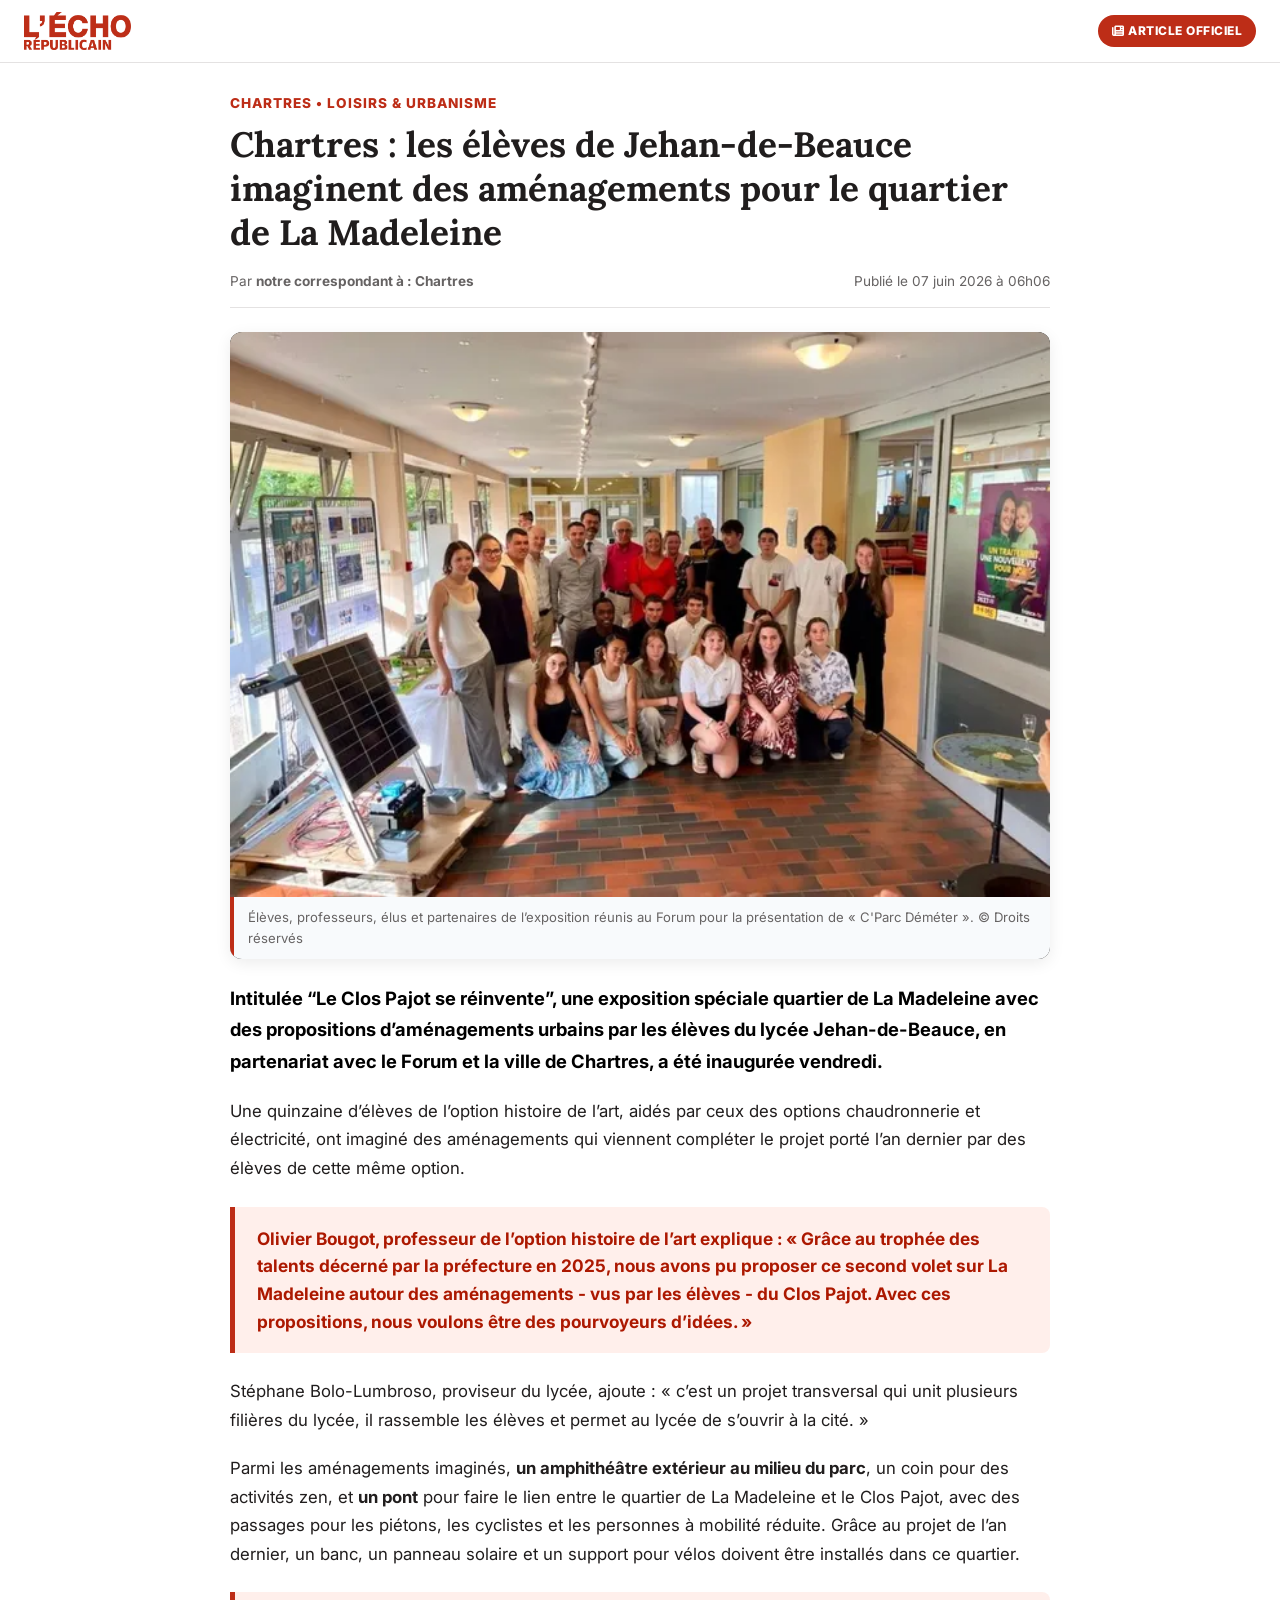
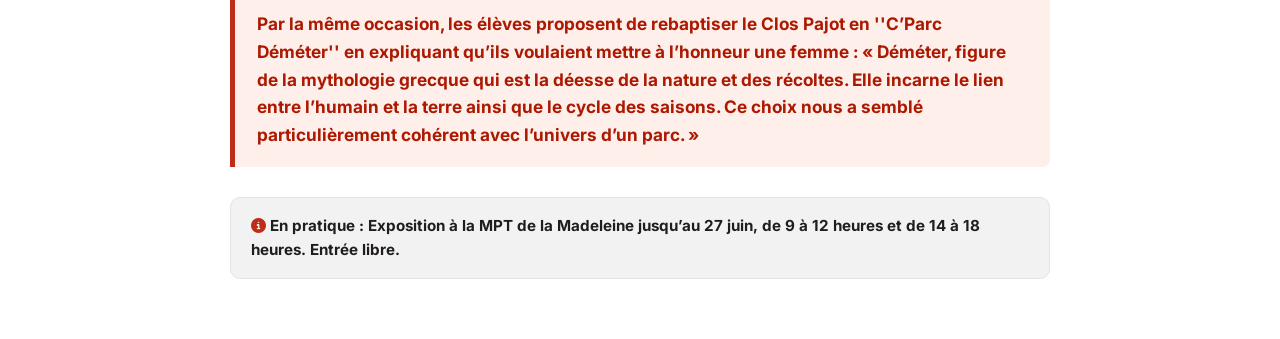
<file: lecho_article.html>
<!DOCTYPE html>
<html lang="fr">
<head>
  <meta charset="UTF-8">
  <meta name="viewport" content="width=device-width, initial-scale=1.0">
  <title>Chartres : les élèves de Jehan-de-Beauce imaginent des aménagements pour le quartier de La Madeleine - L'Écho Républicain</title>
  
  <link rel="preconnect" href="https://fonts.googleapis.com">
  <link rel="preconnect" href="https://fonts.gstatic.com" crossorigin>
  <link href="https://fonts.googleapis.com/css2?family=Inter:wght@400;600;700;800;900&family=Lora:ital,wght@0,600;0,700;1,400&display=swap" rel="stylesheet">
  <link rel="stylesheet" href="https://cdnjs.cloudflare.com/ajax/libs/font-awesome/6.4.0/css/all.min.css">
  
  <style>
    *, *::before, *::after {
      box-sizing: border-box;
      margin: 0;
      padding: 0;
    }
    body {
      font-family: 'Inter', sans-serif;
      background-color: #FFFFFF;
      color: #201D1D;
      line-height: 1.6;
      -webkit-font-smoothing: antialiased;
    }
    
    /* Top Header Bar */
    header {
      background: #FFFFFF;
      border-bottom: 1px solid #E4E2E2;
      padding: 12px 24px;
      display: flex;
      align-items: center;
      justify-content: space-between;
      position: sticky;
      top: 0;
      z-index: 100;
    }
    
    .brand-logo {
      height: 38px;
      object-fit: contain;
    }
    
    .header-tag {
      background: #BD2D17;
      color: #FFFFFF;
      font-size: 0.75rem;
      font-weight: 800;
      padding: 6px 14px;
      border-radius: 99px;
      text-transform: uppercase;
      letter-spacing: 0.5px;
    }
    
    /* Article Container */
    .article-wrapper {
      max-width: 860px;
      margin: 0 auto;
      padding: 30px 20px 60px 20px;
    }
    
    .category-badge {
      color: #BD2D17;
      font-size: 0.85rem;
      font-weight: 800;
      text-transform: uppercase;
      letter-spacing: 1px;
      margin-bottom: 8px;
    }
    
    h1.article-title {
      font-family: 'Lora', serif;
      font-size: 2.2rem;
      font-weight: 700;
      color: #201D1D;
      line-height: 1.25;
      margin-bottom: 16px;
    }
    
    .article-meta {
      font-size: 0.85rem;
      color: #666363;
      border-bottom: 1px solid #E4E2E2;
      padding-bottom: 14px;
      margin-bottom: 24px;
      display: flex;
      justify-content: space-between;
      align-items: center;
    }
    
    /* Article Main Featured Image */
    .featured-image-container {
      margin-bottom: 24px;
      border-radius: 12px;
      overflow: hidden;
      box-shadow: 0 4px 16px rgba(0,0,0,0.08);
      background: #000;
    }
    
    .featured-image-container img {
      width: 100%;
      height: auto;
      display: block;
      object-fit: cover;
    }
    
    .image-caption {
      background: #F8FAFC;
      padding: 10px 14px;
      font-size: 0.82rem;
      color: #666363;
      border-left: 4px solid #BD2D17;
    }
    
    /* Body Paragraphs */
    .article-body p {
      font-size: 1.05rem;
      color: #201D1D;
      line-height: 1.7;
      margin-bottom: 20px;
    }
    
    .highlight-quote {
      background: #FFEFEB;
      border-left: 5px solid #BD2D17;
      padding: 18px 22px;
      font-size: 1.08rem;
      font-weight: 700;
      color: #AC1800;
      border-radius: 0 8px 8px 0;
      margin: 24px 0;
    }

    .practical-box {
      background: #F3F2F2;
      border-radius: 10px;
      padding: 16px 20px;
      font-size: 0.95rem;
      font-weight: 700;
      color: #201D1D;
      margin-top: 30px;
      border: 1px solid #E4E2E2;
    }
  </style>
</head>
<body>

  <header>
    <img src="assets/lecho_republicain_logo.png" alt="L'Écho Républicain" class="brand-logo">
    <span class="header-tag"><i class="fa-solid fa-newspaper"></i> Article Officiel</span>
  </header>

  <div class="article-wrapper">
    <div class="category-badge">Chartres • Loisirs &amp; Urbanisme</div>
    <h1 class="article-title">Chartres : les élèves de Jehan-de-Beauce imaginent des aménagements pour le quartier de La Madeleine</h1>
    
    <div class="article-meta">
      <span>Par <strong>notre correspondant à : Chartres</strong></span>
      <span>Publié le 07 juin 2026 à 06h06</span>
    </div>

    <div class="featured-image-container">
      <img src="assets/demeter_inauguration.png" alt="Inauguration exposition Clos Pajot se réinvente Lycée Jehan-de-Beauce" onerror="this.src='assets/demeter_project.jpg';">
      <div class="image-caption">
        Élèves, professeurs, élus et partenaires de l’exposition réunis au Forum pour la présentation de « C'Parc Déméter ». © Droits réservés
      </div>
    </div>

    <div class="article-body">
      <p style="font-weight: 700; font-size: 1.15rem; color: #000000;">
        Intitulée “Le Clos Pajot se réinvente”, une exposition spéciale quartier de La Madeleine avec des propositions d’aménagements urbains par les élèves du lycée Jehan-de-Beauce, en partenariat avec le Forum et la ville de Chartres, a été inaugurée vendredi.
      </p>

      <p>
        Une quinzaine d’élèves de l’option histoire de l’art, aidés par ceux des options chaudronnerie et électricité, ont imaginé des aménagements qui viennent compléter le projet porté l’an dernier par des élèves de cette même option.
      </p>

      <div class="highlight-quote">
        Olivier Bougot, professeur de l’option histoire de l’art explique : « Grâce au trophée des talents décerné par la préfecture en 2025, nous avons pu proposer ce second volet sur La Madeleine autour des aménagements - vus par les élèves - du Clos Pajot. Avec ces propositions, nous voulons être des pourvoyeurs d’idées. »
      </div>

      <p>
        Stéphane Bolo-Lumbroso, proviseur du lycée, ajoute : « c’est un projet transversal qui unit plusieurs filières du lycée, il rassemble les élèves et permet au lycée de s’ouvrir à la cité. »
      </p>

      <p>
        Parmi les aménagements imaginés, <strong>un amphithéâtre extérieur au milieu du parc</strong>, un coin pour des activités zen, et <strong>un pont</strong> pour faire le lien entre le quartier de La Madeleine et le Clos Pajot, avec des passages pour les piétons, les cyclistes et les personnes à mobilité réduite. Grâce au projet de l’an dernier, un banc, un panneau solaire et un support pour vélos doivent être installés dans ce quartier.
      </p>

      <div class="highlight-quote">
        Par la même occasion, les élèves proposent de rebaptiser le Clos Pajot en ''C’Parc Déméter'' en expliquant qu’ils voulaient mettre à l’honneur une femme : « Déméter, figure de la mythologie grecque qui est la déesse de la nature et des récoltes. Elle incarne le lien entre l’humain et la terre ainsi que le cycle des saisons. Ce choix nous a semblé particulièrement cohérent avec l’univers d’un parc. »
      </div>

      <div class="practical-box">
        <i class="fa-solid fa-circle-info" style="color: #BD2D17;"></i> <strong>En pratique :</strong> Exposition à la MPT de la Madeleine jusqu’au 27 juin, de 9 à 12 heures et de 14 à 18 heures. Entrée libre.
      </div>
    </div>
  </div>

</body>
</html>
</file>
